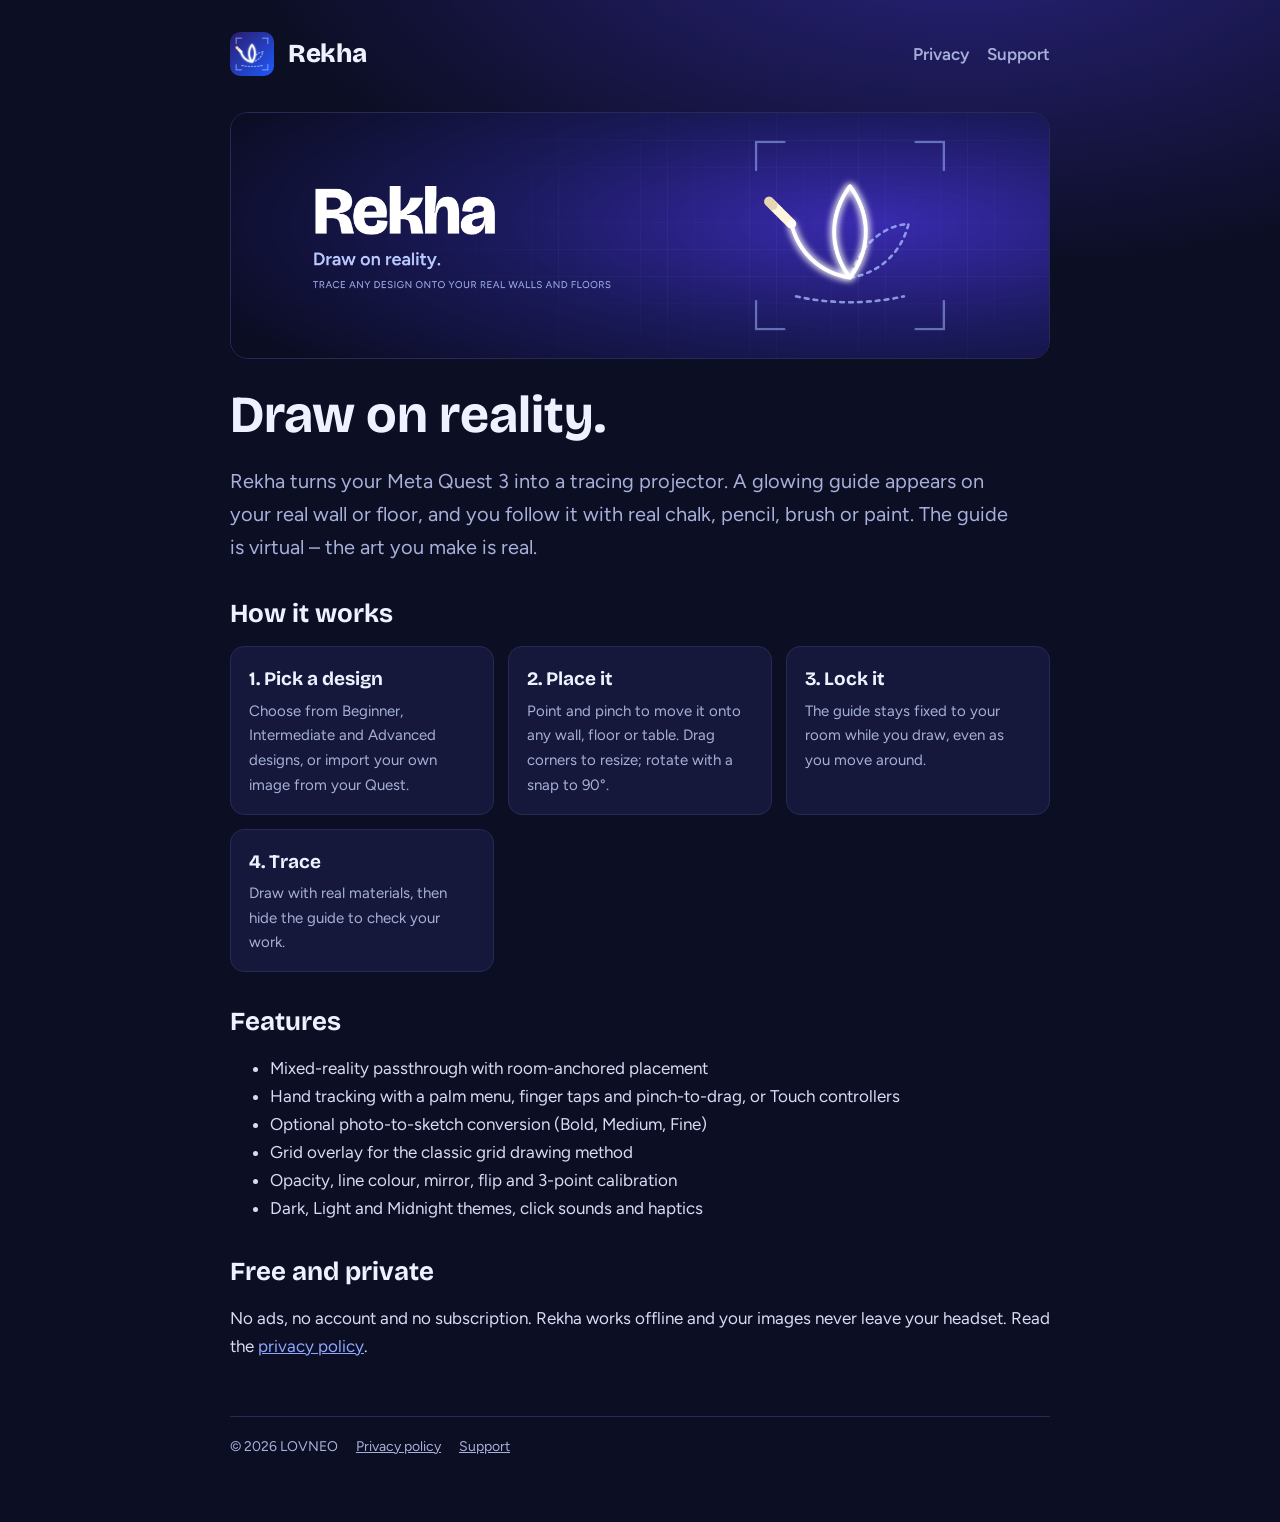
<file: index.html>
<!doctype html>
<html lang="en">
<head>
<meta charset="utf-8">
<meta name="viewport" content="width=device-width, initial-scale=1">
<title>Rekha – Draw on reality</title>
<meta name="description" content="Rekha is a free mixed-reality app for Meta Quest 3 that projects a glowing guide onto your real walls and floors so you can trace it with real chalk, pencil or paint.">
<link rel="icon" href="icon.png">
<link rel="stylesheet" href="https://fonts.googleapis.com/css2?family=Bricolage+Grotesque:opsz,wght@12..96,800&family=Figtree:wght@400;600&display=swap">
<link rel="stylesheet" href="style.css">
</head>
<body>
<div class="wrap">
  <header class="top">
    <img src="icon.png" alt="Rekha icon">
    <a class="brand" href="./">Rekha</a>
    <nav><a href="privacy.html">Privacy</a><a href="support.html">Support</a></nav>
  </header>

  <div class="hero"><img src="hero.png" alt="Rekha – Draw on reality. A glowing lotus line being traced with chalk."></div>

  <h1>Draw on reality.</h1>
  <p class="lede">Rekha turns your Meta Quest 3 into a tracing projector. A glowing guide appears on your real wall or floor, and you follow it with real chalk, pencil, brush or paint. The guide is virtual – the art you make is real.</p>

  <h2>How it works</h2>
  <div class="grid">
    <div class="card"><b>1. Pick a design</b><p>Choose from Beginner, Intermediate and Advanced designs, or import your own image from your Quest.</p></div>
    <div class="card"><b>2. Place it</b><p>Point and pinch to move it onto any wall, floor or table. Drag corners to resize; rotate with a snap to 90°.</p></div>
    <div class="card"><b>3. Lock it</b><p>The guide stays fixed to your room while you draw, even as you move around.</p></div>
    <div class="card"><b>4. Trace</b><p>Draw with real materials, then hide the guide to check your work.</p></div>
  </div>

  <h2>Features</h2>
  <ul>
    <li>Mixed-reality passthrough with room-anchored placement</li>
    <li>Hand tracking with a palm menu, finger taps and pinch-to-drag, or Touch controllers</li>
    <li>Optional photo-to-sketch conversion (Bold, Medium, Fine)</li>
    <li>Grid overlay for the classic grid drawing method</li>
    <li>Opacity, line colour, mirror, flip and 3-point calibration</li>
    <li>Dark, Light and Midnight themes, click sounds and haptics</li>
  </ul>

  <h2>Free and private</h2>
  <p>No ads, no account and no subscription. Rekha works offline and your images never leave your headset. Read the <a href="privacy.html">privacy policy</a>.</p>

  <footer><span>© 2026 LOVNEO</span><a href="privacy.html">Privacy policy</a><a href="support.html">Support</a></footer>
</div>
</body>
</html>
</file>
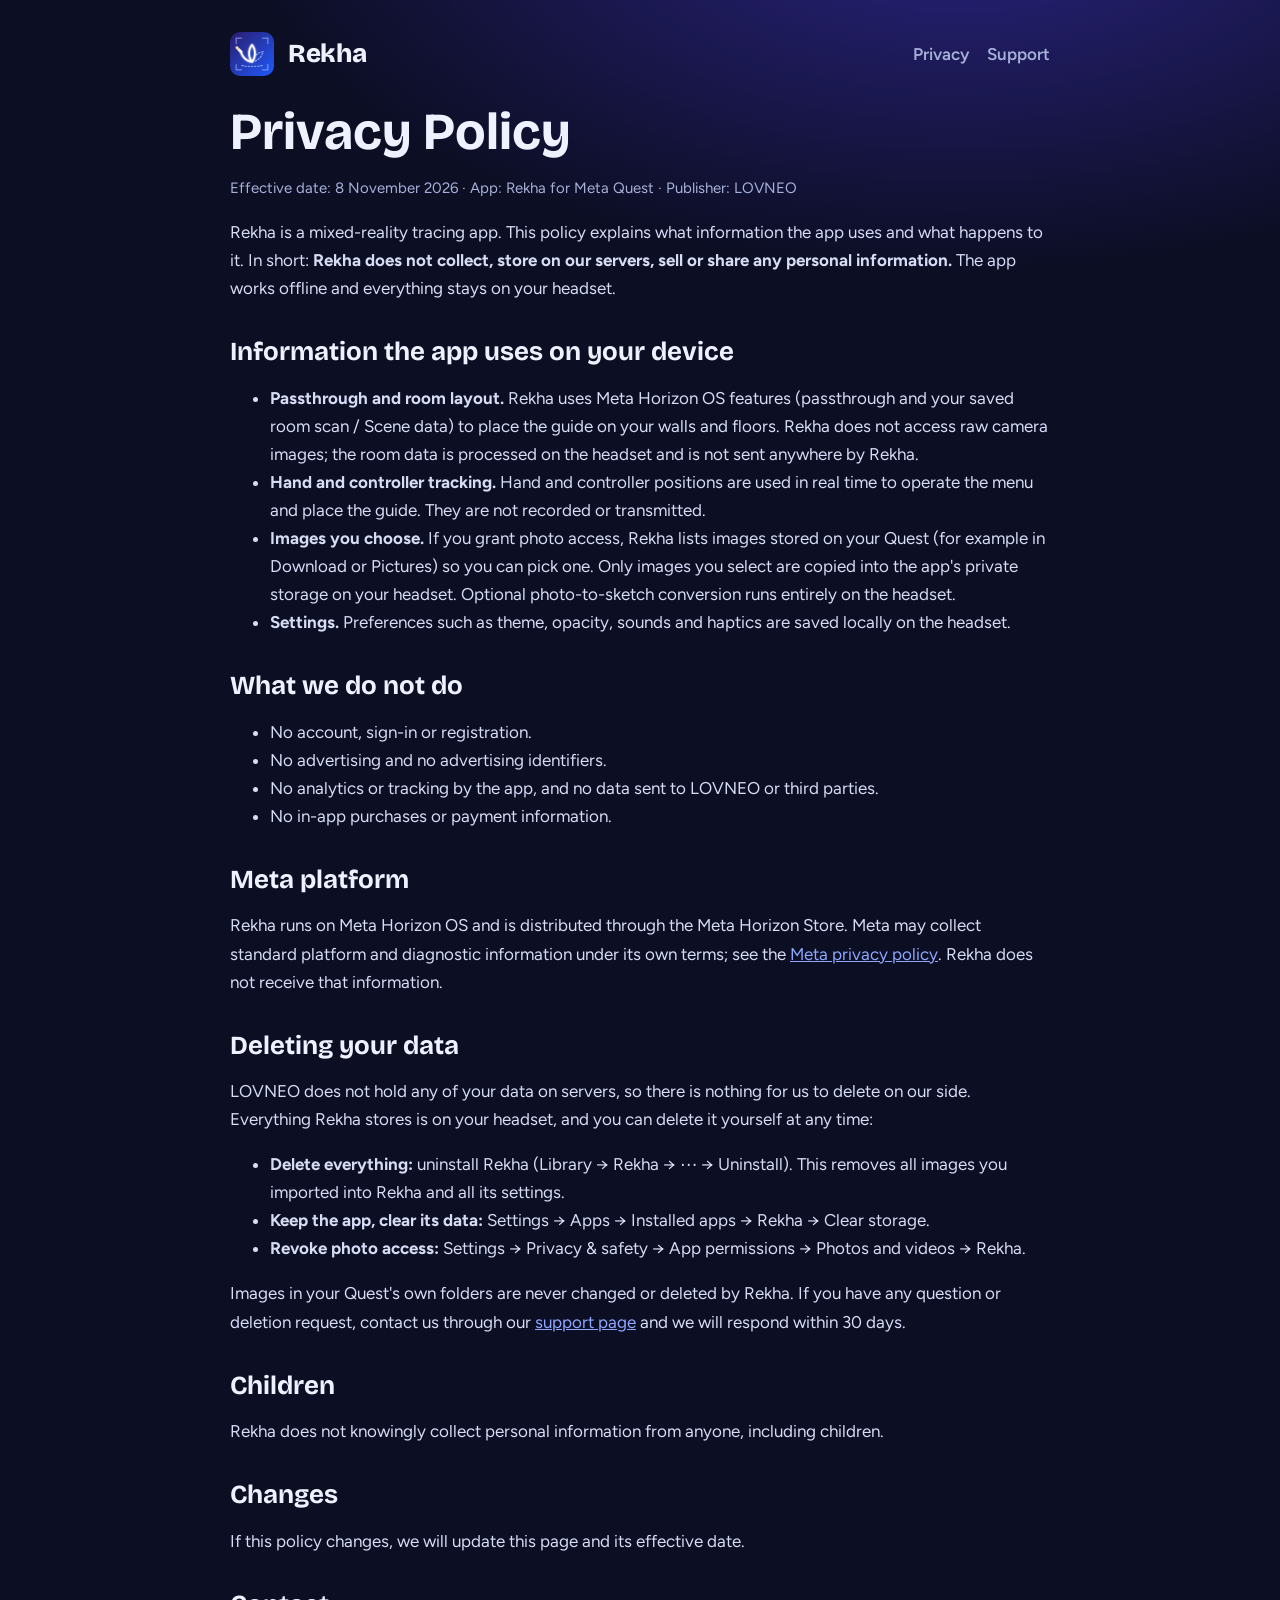
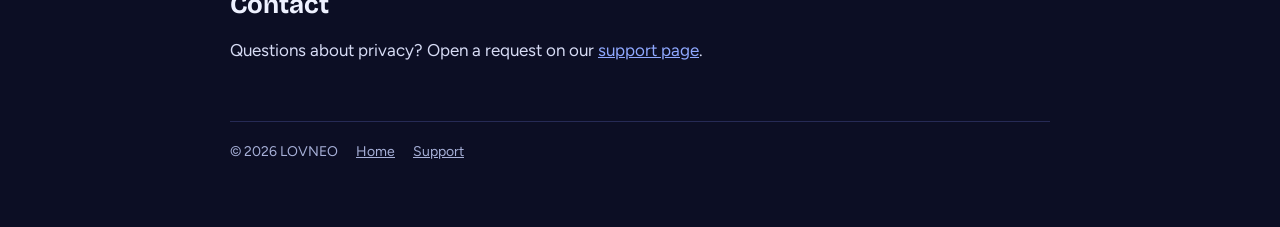
<file: privacy.html>
<!doctype html>
<html lang="en">
<head>
<meta charset="utf-8">
<meta name="viewport" content="width=device-width, initial-scale=1">
<title>Rekha Privacy Policy</title>
<link rel="icon" href="icon.png">
<link rel="stylesheet" href="https://fonts.googleapis.com/css2?family=Bricolage+Grotesque:opsz,wght@12..96,800&family=Figtree:wght@400;600&display=swap">
<link rel="stylesheet" href="style.css">
</head>
<body>
<div class="wrap">
  <header class="top">
    <img src="icon.png" alt="Rekha icon">
    <a class="brand" href="./">Rekha</a>
    <nav><a href="privacy.html">Privacy</a><a href="support.html">Support</a></nav>
  </header>

  <h1>Privacy Policy</h1>
  <p class="meta">Effective date: 8 November 2026 · App: Rekha for Meta Quest · Publisher: LOVNEO</p>

  <p>Rekha is a mixed-reality tracing app. This policy explains what information the app uses and what happens to it. In short: <b>Rekha does not collect, store on our servers, sell or share any personal information.</b> The app works offline and everything stays on your headset.</p>

  <h2>Information the app uses on your device</h2>
  <ul>
    <li><b>Passthrough and room layout.</b> Rekha uses Meta Horizon OS features (passthrough and your saved room scan / Scene data) to place the guide on your walls and floors. Rekha does not access raw camera images; the room data is processed on the headset and is not sent anywhere by Rekha.</li>
    <li><b>Hand and controller tracking.</b> Hand and controller positions are used in real time to operate the menu and place the guide. They are not recorded or transmitted.</li>
    <li><b>Images you choose.</b> If you grant photo access, Rekha lists images stored on your Quest (for example in Download or Pictures) so you can pick one. Only images you select are copied into the app's private storage on your headset. Optional photo-to-sketch conversion runs entirely on the headset.</li>
    <li><b>Settings.</b> Preferences such as theme, opacity, sounds and haptics are saved locally on the headset.</li>
  </ul>

  <h2>What we do not do</h2>
  <ul>
    <li>No account, sign-in or registration.</li>
    <li>No advertising and no advertising identifiers.</li>
    <li>No analytics or tracking by the app, and no data sent to LOVNEO or third parties.</li>
    <li>No in-app purchases or payment information.</li>
  </ul>

  <h2>Meta platform</h2>
  <p>Rekha runs on Meta Horizon OS and is distributed through the Meta Horizon Store. Meta may collect standard platform and diagnostic information under its own terms; see the <a href="https://www.meta.com/legal/quest/privacy-policy/" rel="noopener">Meta privacy policy</a>. Rekha does not receive that information.</p>

  <h2>Deleting your data</h2>
  <p>LOVNEO does not hold any of your data on servers, so there is nothing for us to delete on our side. Everything Rekha stores is on your headset, and you can delete it yourself at any time:</p>
  <ul>
    <li><b>Delete everything:</b> uninstall Rekha (Library → Rekha → ⋯ → Uninstall). This removes all images you imported into Rekha and all its settings.</li>
    <li><b>Keep the app, clear its data:</b> Settings → Apps → Installed apps → Rekha → Clear storage.</li>
    <li><b>Revoke photo access:</b> Settings → Privacy &amp; safety → App permissions → Photos and videos → Rekha.</li>
  </ul>
  <p>Images in your Quest's own folders are never changed or deleted by Rekha. If you have any question or deletion request, contact us through our <a href="support.html">support page</a> and we will respond within 30 days.</p>

  <h2>Children</h2>
  <p>Rekha does not knowingly collect personal information from anyone, including children.</p>

  <h2>Changes</h2>
  <p>If this policy changes, we will update this page and its effective date.</p>

  <h2>Contact</h2>
  <p>Questions about privacy? Open a request on our <a href="support.html">support page</a>.</p>

  <footer><span>© 2026 LOVNEO</span><a href="./">Home</a><a href="support.html">Support</a></footer>
</div>
</body>
</html>
</file>
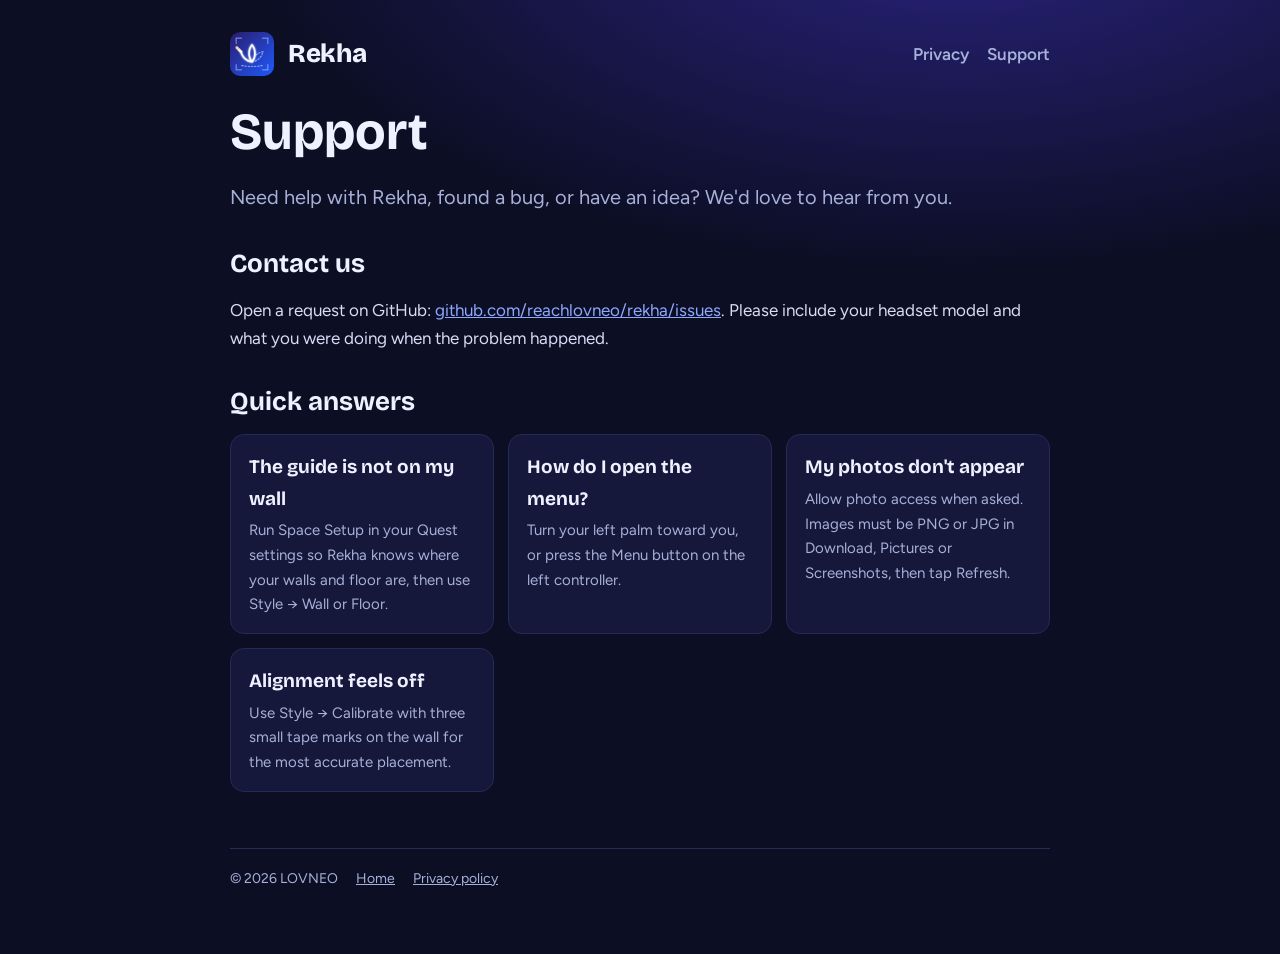
<file: support.html>
<!doctype html>
<html lang="en">
<head>
<meta charset="utf-8">
<meta name="viewport" content="width=device-width, initial-scale=1">
<title>Rekha Support</title>
<link rel="icon" href="icon.png">
<link rel="stylesheet" href="https://fonts.googleapis.com/css2?family=Bricolage+Grotesque:opsz,wght@12..96,800&family=Figtree:wght@400;600&display=swap">
<link rel="stylesheet" href="style.css">
</head>
<body>
<div class="wrap">
  <header class="top">
    <img src="icon.png" alt="Rekha icon">
    <a class="brand" href="./">Rekha</a>
    <nav><a href="privacy.html">Privacy</a><a href="support.html">Support</a></nav>
  </header>

  <h1>Support</h1>
  <p class="lede">Need help with Rekha, found a bug, or have an idea? We'd love to hear from you.</p>

  <h2>Contact us</h2>
  <p>Open a request on GitHub: <a href="https://github.com/reachlovneo/rekha/issues/new">github.com/reachlovneo/rekha/issues</a>. Please include your headset model and what you were doing when the problem happened.</p>

  <h2>Quick answers</h2>
  <div class="grid">
    <div class="card"><b>The guide is not on my wall</b><p>Run Space Setup in your Quest settings so Rekha knows where your walls and floor are, then use Style → Wall or Floor.</p></div>
    <div class="card"><b>How do I open the menu?</b><p>Turn your left palm toward you, or press the Menu button on the left controller.</p></div>
    <div class="card"><b>My photos don't appear</b><p>Allow photo access when asked. Images must be PNG or JPG in Download, Pictures or Screenshots, then tap Refresh.</p></div>
    <div class="card"><b>Alignment feels off</b><p>Use Style → Calibrate with three small tape marks on the wall for the most accurate placement.</p></div>
  </div>

  <footer><span>© 2026 LOVNEO</span><a href="./">Home</a><a href="privacy.html">Privacy policy</a></footer>
</div>
</body>
</html>
</file>
<file: style.css>
:root {
  --bg: #0c0e24; --panel: #15183a; --ink: #eef1ff; --muted: #a7b0d8; --accent: #8fa8ff; --line: #262a55;
  --display: "Bricolage Grotesque", "Segoe UI", system-ui, sans-serif;
  --body: "Figtree", "Segoe UI", system-ui, sans-serif;
}
* { box-sizing: border-box; }
html { color-scheme: dark; }
body { margin: 0; background: radial-gradient(1200px 600px at 75% -10%, #2a2380 0%, var(--bg) 60%) fixed, var(--bg);
  color: var(--ink); font: 17px/1.65 var(--body); }
.wrap { max-width: 860px; margin: 0 auto; padding: 32px max(20px, env(safe-area-inset-left)) 64px; }
header.top { display: flex; align-items: center; gap: 14px; }
header.top img { width: 44px; height: 44px; border-radius: 10px; }
header.top a.brand { font: 800 26px/1 var(--display); color: var(--ink); text-decoration: none; letter-spacing: -0.01em; }
nav { margin-left: auto; display: flex; gap: 18px; flex-wrap: wrap; }
nav a { color: var(--muted); text-decoration: none; font-weight: 600; }
nav a:hover, nav a:focus-visible { color: var(--ink); }
.hero { margin: 36px 0 28px; border-radius: 18px; overflow: hidden; border: 1px solid var(--line); }
.hero img { display: block; width: 100%; height: auto; }
h1, h2 { font-family: var(--display); line-height: 1.1; text-wrap: balance; }
h1 { font-size: clamp(32px, 6vw, 52px); margin: 28px 0 8px; }
h2 { font-size: 26px; margin: 36px 0 8px; }
p, li { color: #d7dcf5; }
.lede { font-size: 20px; color: var(--muted); max-width: 60ch; }
.grid { display: grid; grid-template-columns: repeat(auto-fit, minmax(230px, 1fr)); gap: 14px; margin-top: 18px; }
.card { background: var(--panel); border: 1px solid var(--line); border-radius: 14px; padding: 16px 18px; }
.card b { display: block; font-family: var(--display); font-size: 19px; margin-bottom: 4px; color: var(--ink); }
.card p { margin: 0; font-size: 15px; color: var(--muted); }
a { color: var(--accent); }
.meta { color: var(--muted); font-size: 15px; }
footer { margin-top: 56px; padding-top: 18px; border-top: 1px solid var(--line); color: var(--muted); font-size: 14px; display: flex; gap: 18px; flex-wrap: wrap; }
footer a { color: var(--muted); }
</file>
